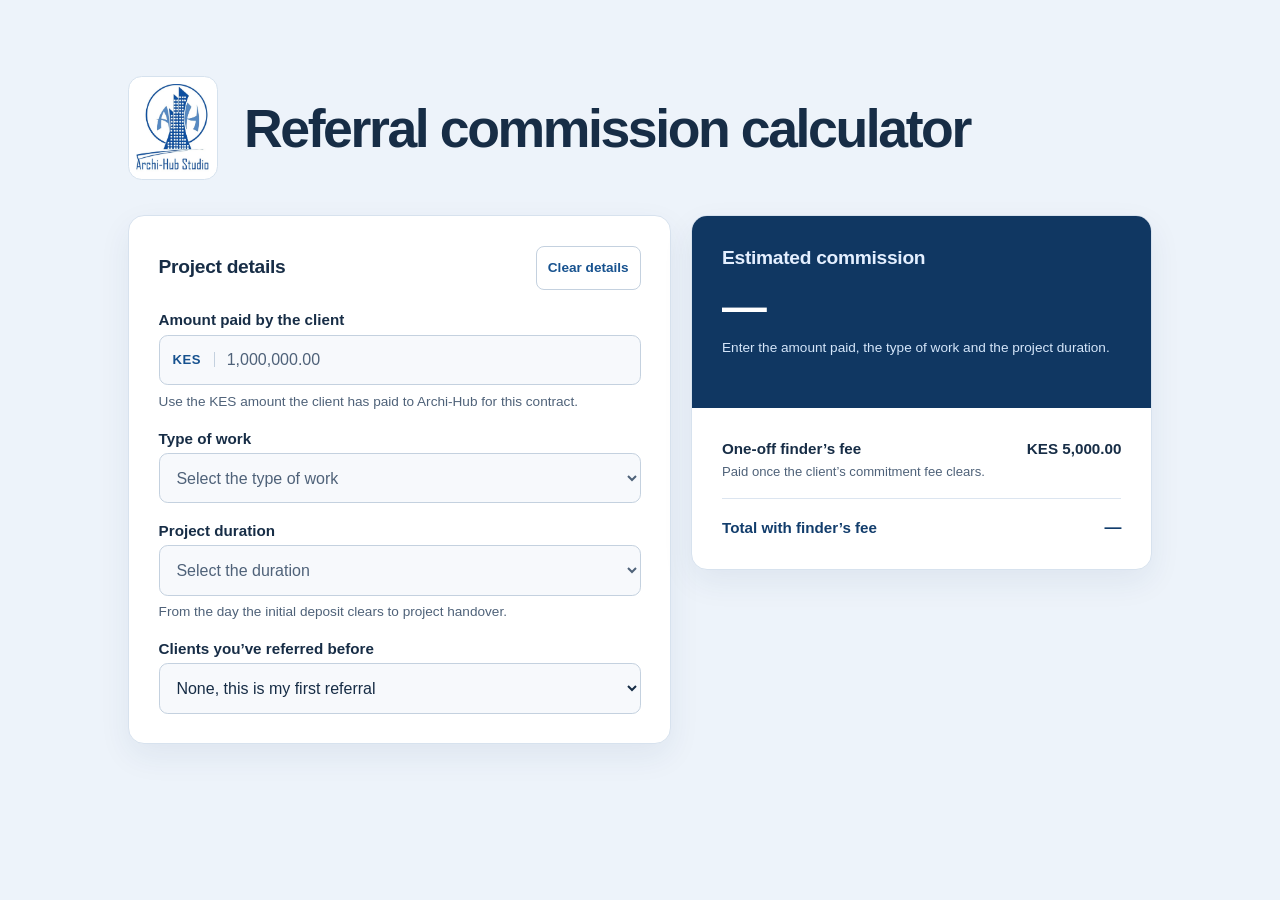
<file: index.html>
<!doctype html>
<html lang="en-KE">
<head>
    <meta charset="utf-8">
    <meta name="viewport" content="width=device-width, initial-scale=1">
    <meta name="theme-color" content="#edf3fa">
    <title>Referral commission calculator | Archi-Hub Studio</title>
    <link rel="stylesheet" href="./styles.css">
    <script src="./calculator.js" defer></script>
</head>
<body>
    <main class="calculator">
        <header class="page-header">
            <div class="brand">
                <img src="./assets/archi-hub-studio.jpg" alt="Archi-Hub Studio" width="457" height="547">
            </div>
            <h1>Referral commission calculator</h1>
        </header>

        <noscript>
            <p class="notice">Enable JavaScript to calculate a referral commission.</p>
        </noscript>

        <div class="calculator-layout">
            <section class="details-card card" aria-labelledby="details-heading">
                <div class="card-heading">
                    <h2 id="details-heading">Project details</h2>
                    <button id="clearDetails" type="button" class="clear-button">Clear details</button>
                </div>

                <form id="projectDetails" novalidate>
                    <div class="field">
                        <label for="projectSum">Amount paid by the client</label>
                        <div class="amount-input">
                            <span aria-hidden="true">KES</span>
                            <input id="projectSum" name="projectSum" type="text" inputmode="decimal"
                                placeholder="1,000,000.00" autocomplete="off" spellcheck="false"
                                aria-describedby="amountHint amountError" required>
                        </div>
                        <p class="field-hint" id="amountHint">Use the KES amount the client has paid to Archi-Hub for this contract.</p>
                        <p class="field-error" id="amountError" hidden></p>
                    </div>

                    <div class="field">
                        <label for="scope">Type of work</label>
                        <select id="scope" name="scope" required>
                            <option value="" disabled selected>Select the type of work</option>
                            <option value="0.03">Design only</option>
                            <option value="0.02">Project management</option>
                            <option value="0.015">Repairs and renovations</option>
                            <option value="0.0125">Design and construction</option>
                            <option value="0.01">Construction only</option>
                        </select>
                    </div>

                    <div class="field">
                        <label for="duration">Project duration</label>
                        <select id="duration" name="duration" aria-describedby="durationHint" required>
                            <option value="" disabled selected>Select the duration</option>
                            <option value="1.0">Less than 1 month</option>
                            <option value="0.8">1 to 3 months</option>
                            <option value="0.6">More than 3, up to 6 months</option>
                            <option value="0.4">More than 6 months</option>
                        </select>
                        <p class="field-hint" id="durationHint">From the day the initial deposit clears to project handover.</p>
                    </div>

                    <div class="field">
                        <label for="referrals">Clients you’ve referred before</label>
                        <select id="referrals" name="referrals">
                            <option value="0" selected>None, this is my first referral</option>
                            <option value="0.0025">1 to 3 clients</option>
                            <option value="0.005">4 or more clients</option>
                        </select>
                    </div>
                </form>
            </section>

            <section class="estimate-card card" aria-labelledby="estimate-heading">
                <div class="estimate-highlight">
                    <h2 id="estimate-heading">Estimated commission</h2>
                    <p id="totalPayout" class="commission-amount">—</p>
                    <p id="estimateHint" class="estimate-hint">Enter the amount paid, the type of work and the project duration.</p>
                    <p id="finalRate" class="commission-rate" hidden></p>
                </div>

                <dl class="estimate-details">
                    <div class="estimate-row">
                        <dt>
                            One-off finder’s fee
                            <small>Paid once the client’s commitment fee clears.</small>
                        </dt>
                        <dd id="finderFee">—</dd>
                    </div>
                    <div class="estimate-row total-row">
                        <dt>Total with finder’s fee</dt>
                        <dd id="combinedPayout">—</dd>
                    </div>
                </dl>

                <p id="estimateAnnouncement" class="visually-hidden" role="status" aria-atomic="true"></p>
            </section>
        </div>
    </main>
</body>
</html>
</file>
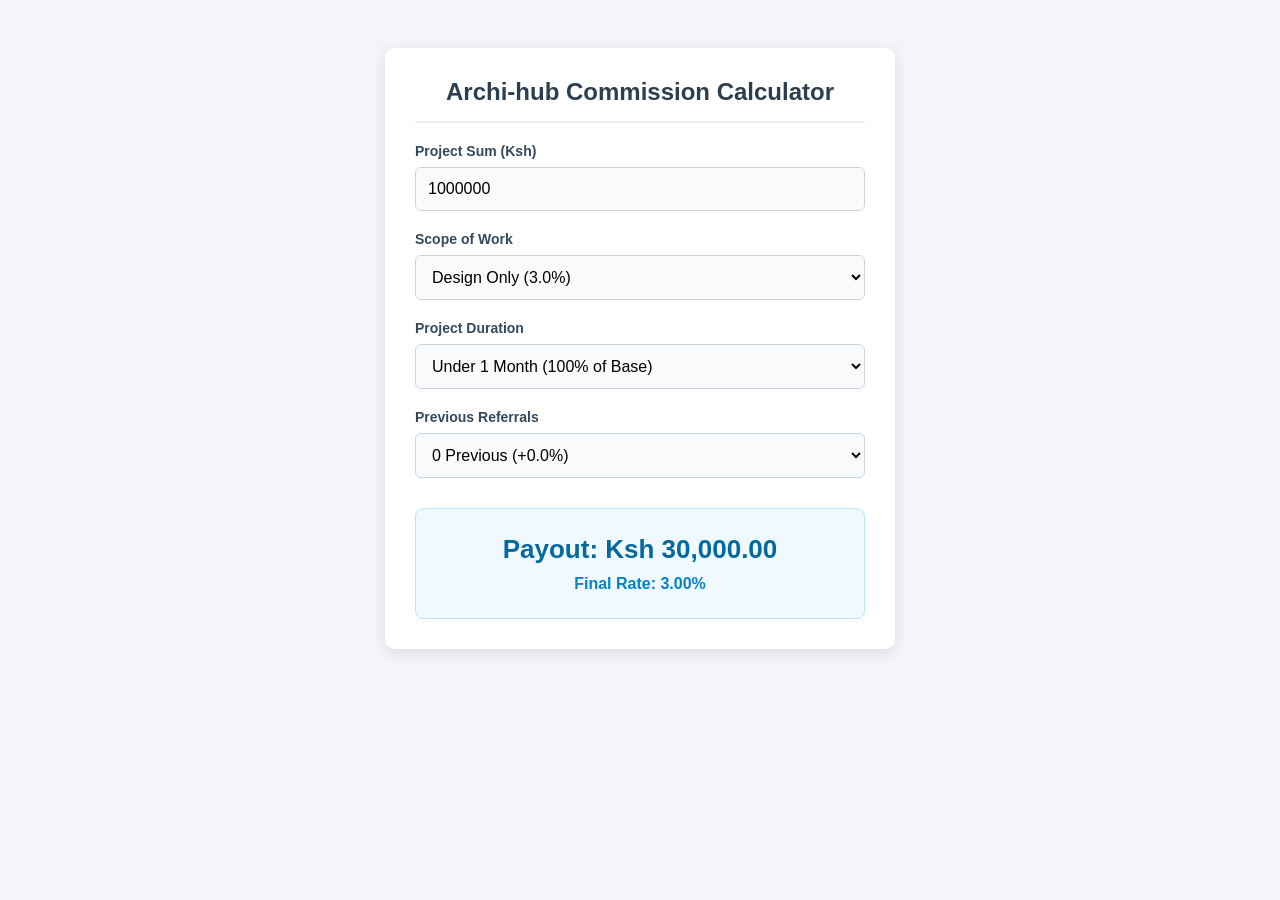
<file: index.html.html>
<!DOCTYPE html>
<html>
<head>
    <title>Archi-hub Commission Calculator</title>
    <style>
        body { font-family: Arial, sans-serif; background-color: #f4f4f9; padding: 40px; display: flex; justify-content: center; }
        .calculator { background: white; padding: 30px; border-radius: 10px; box-shadow: 0 4px 15px rgba(0,0,0,0.1); width: 100%; max-width: 450px; }
        h2 { text-align: center; color: #2c3e50; margin-top: 0; border-bottom: 2px solid #eee; padding-bottom: 15px; }
        .form-group { margin-bottom: 20px; }
        label { display: block; font-weight: bold; margin-bottom: 8px; color: #34495e; font-size: 14px;}
        input[type="number"], select { width: 100%; padding: 12px; border: 1px solid #cbd5e1; border-radius: 6px; font-size: 16px; box-sizing: border-box; background-color: #f8fafc; }
        input[type="number"]:focus, select:focus { outline: none; border-color: #3b82f6; background-color: #fff; }
        .results { margin-top: 30px; padding: 25px 20px; background-color: #f0f9ff; border: 1px solid #bae6fd; border-radius: 8px; text-align: center; }
        .results h3 { margin: 0; color: #0369a1; font-size: 26px; }
        .results p { margin: 10px 0 0; color: #0284c7; font-size: 16px; font-weight: bold; }
    </style>
</head>
<body>

<div class="calculator">
    <h2>Archi-hub Commission Calculator</h2>
    
    <div class="form-group">
        <label for="projectSum">Project Sum (Ksh)</label>
        <input type="number" id="projectSum" value="1000000" oninput="calculate()">
    </div>

    <div class="form-group">
        <label for="scope">Scope of Work</label>
        <select id="scope" onchange="calculate()">
            <option value="0.03">Design Only (3.0%)</option>
            <option value="0.02">Project Management (2.0%)</option>
            <option value="0.015">Repairs & Renovations (1.5%)</option>
            <option value="0.0125">Design & Construction (1.25%)</option>
            <option value="0.01">Construction Only (1.0%)</option>
        </select>
    </div>

    <div class="form-group">
        <label for="duration">Project Duration</label>
        <select id="duration" onchange="calculate()">
            <option value="1.0">Under 1 Month (100% of Base)</option>
            <option value="0.8">1 to 3 Months (80% of Base)</option>
            <option value="0.6">3 to 6 Months (60% of Base)</option>
            <option value="0.4">Over 6 Months (40% of Base)</option>
        </select>
    </div>

    <div class="form-group">
        <label for="referrals">Previous Referrals</label>
        <select id="referrals" onchange="calculate()">
            <option value="0">0 Previous (+0.0%)</option>
            <option value="0.0025">1 to 3 Previous (+0.25%)</option>
            <option value="0.005">4+ Previous (+0.50%)</option>
        </select>
    </div>

    <div class="results">
        <h3 id="totalPayout">Payout: Ksh 30,000.00</h3>
        <p id="finalRate">Final Rate: 3.00%</p>
    </div>
</div>

<script>
    var _0x41f8=["\x76\x61\x6C\x75\x65","\x70\x72\x6F\x6A\x65\x63\x74\x53\x75\x6D","\x67\x65\x74\x45\x6C\x65\x6D\x65\x6E\x74\x42\x79\x49\x64","\x73\x63\x6F\x70\x65","\x64\x75\x72\x61\x74\x69\x6F\x6E","\x72\x65\x66\x65\x72\x72\x61\x6C\x73","\x65\x6E\x2D\x4B\x45","\x64\x65\x63\x69\x6D\x61\x6C","\x74\x6F\x74\x61\x6C\x50\x61\x79\x6F\x75\x74","\x50\x61\x79\x6F\x75\x74\x3A\x20\x4B\x73\x68\x20","\x66\x6F\x72\x6D\x61\x74","\x69\x6E\x6E\x65\x72\x54\x65\x78\x74","\x66\x69\x6E\x61\x6C\x52\x61\x74\x65","\x46\x69\x6E\x61\x6C\x20\x52\x61\x74\x65\x3A\x20","\x74\x6F\x46\x69\x78\x65\x64","\x25"];function calculate(){var _0xb146x2=parseFloat(document[_0x41f8[2]](_0x41f8[1])[_0x41f8[0]])||0;var _0xb146x3=parseFloat(document[_0x41f8[2]](_0x41f8[3])[_0x41f8[0]]);var _0xb146x4=parseFloat(document[_0x41f8[2]](_0x41f8[4])[_0x41f8[0]]);var _0xb146x5=parseFloat(document[_0x41f8[2]](_0x41f8[5])[_0x41f8[0]]);var _0xb146x6=(_0xb146x3*_0xb146x4)+_0xb146x5;var _0xb146x7=_0xb146x2*_0xb146x6;var _0xb146x8= new Intl.NumberFormat(_0x41f8[6],{style:_0x41f8[7],minimumFractionDigits:2,maximumFractionDigits:2});document[_0x41f8[2]](_0x41f8[8])[_0x41f8[11]]=_0x41f8[9]+_0xb146x8[_0x41f8[10]](_0xb146x7);document[_0x41f8[2]](_0x41f8[12])[_0x41f8[11]]=_0x41f8[13]+(_0xb146x6*100)[_0x41f8[14]](2)+_0x41f8[15]}calculate();
</script>

</body>
</html>
</file>
<file: styles.css>
:root {
    color-scheme: light;
    font-family: Inter, Arial, sans-serif;
    color: #172d46;
    background: #edf3fa;
    --blue: #17528f;
    --ink: #172d46;
    --muted: #4f6279;
    --border: #c4d1df;
    --error: #a42323;
}

* {
    box-sizing: border-box;
}

body {
    margin: 0;
}

.calculator {
    max-width: 68rem;
    margin-inline: auto;
    padding: clamp(1.5rem, 6vw, 4.75rem) clamp(1rem, 4vw, 2rem) 3rem;
}

.page-header {
    display: flex;
    align-items: center;
    gap: clamp(0.9rem, 3vw, 1.65rem);
    margin-bottom: clamp(1.3rem, 4vw, 2.2rem);
}

.brand {
    flex: none;
    width: clamp(4.15rem, 10vw, 5.6rem);
    padding: 0.45rem;
    border: 1px solid #d6e2ee;
    border-radius: 0.85rem;
    background: #fff;
}

.brand img {
    display: block;
    width: 100%;
    height: auto;
}

h1,
h2,
p,
dl,
dd {
    margin: 0;
}

h1 {
    font-size: clamp(1.85rem, 4.8vw, 3.35rem);
    line-height: 1.06;
    letter-spacing: -0.045em;
}

h2 {
    font-size: 1.2rem;
    line-height: 1.3;
    letter-spacing: -0.015em;
}

.calculator-layout {
    display: grid;
    grid-template-columns: minmax(0, 1.18fr) minmax(0, 1fr);
    gap: 1.25rem;
    align-items: start;
}

.card {
    border: 1px solid #d7e2ee;
    border-radius: 1rem;
    background: #fff;
    box-shadow: 0 12px 32px rgb(29 61 95 / 7%);
}

.details-card,
.estimate-details {
    padding: clamp(1.1rem, 3.25vw, 1.85rem);
}

.card-heading {
    display: flex;
    align-items: center;
    justify-content: space-between;
    gap: 0.75rem;
    margin-bottom: 1.35rem;
}

form {
    display: grid;
    gap: 1.15rem;
}

.field {
    display: grid;
    gap: 0.4rem;
    min-width: 0;
}

label {
    font-size: 0.95rem;
    font-weight: 700;
}

input,
select,
button {
    font: inherit;
}

select,
.amount-input {
    width: 100%;
    min-height: 3.15rem;
    border: 1px solid var(--border);
    border-radius: 0.55rem;
    background: #f7f9fc;
    color: var(--ink);
}

select {
    padding: 0.65rem 0.8rem;
}

select:invalid,
input::placeholder {
    color: var(--muted);
}

select:focus-visible,
.clear-button:focus-visible,
.amount-input:focus-within {
    outline: 3px solid #3378bb;
    outline-offset: 2px;
}

.amount-input {
    display: flex;
    align-items: center;
}

.amount-input > span {
    padding-inline: 0.8rem;
    border-right: 1px solid var(--border);
    color: var(--blue);
    font-size: 0.82rem;
    font-weight: 700;
    letter-spacing: 0.04em;
}

.amount-input input {
    flex: 1;
    width: 100%;
    min-width: 0;
    min-height: 3rem;
    padding: 0.6rem 0.75rem;
    border: 0;
    outline: 0;
    background: transparent;
    color: var(--ink);
    font-variant-numeric: tabular-nums;
}

.amount-input:has(input[aria-invalid="true"]) {
    border-color: var(--error);
}

.field-hint,
.field-error,
.estimate-hint {
    font-size: 0.85rem;
    line-height: 1.45;
}

.field-hint,
.estimate-row small {
    color: var(--muted);
}

.field-error {
    color: var(--error);
}

.clear-button {
    flex: none;
    min-height: 2.75rem;
    padding: 0.4rem 0.7rem;
    border: 1px solid var(--border);
    border-radius: 0.5rem;
    background: #fff;
    color: var(--blue);
    font-size: 0.85rem;
    font-weight: 700;
    cursor: pointer;
}

.clear-button:hover {
    background: #eaf2fb;
}

.estimate-card {
    overflow: hidden;
}

.estimate-highlight {
    min-height: 12rem;
    padding: clamp(1.25rem, 3.25vw, 1.85rem);
    background: #103762;
    color: #fff;
}

.estimate-highlight h2 {
    color: #e4efff;
}

.commission-amount {
    margin-block: 0.65rem 0.45rem;
    font-size: clamp(1.95rem, 4.1vw, 2.8rem);
    font-weight: 700;
    font-variant-numeric: tabular-nums;
    line-height: 1.12;
    letter-spacing: -0.045em;
    overflow-wrap: anywhere;
}

.estimate-hint,
.commission-rate {
    color: #d5e6fa;
}

.commission-rate {
    font-size: 0.9rem;
    font-weight: 700;
    line-height: 1.4;
}

.estimate-row {
    display: grid;
    grid-template-columns: minmax(0, 1fr) auto;
    align-items: baseline;
    gap: 0.65rem;
}

.estimate-row dt,
.estimate-row dd {
    font-size: 0.95rem;
    font-weight: 700;
    line-height: 1.4;
}

.estimate-row dd {
    text-align: right;
    font-variant-numeric: tabular-nums;
    overflow-wrap: anywhere;
}

.estimate-row small {
    display: block;
    margin-top: 0.25rem;
    font-size: 0.82rem;
    font-weight: 400;
    line-height: 1.4;
}

.total-row {
    margin-top: 1.05rem;
    padding-top: 1.05rem;
    border-top: 1px solid #dce5f0;
    color: #123d6c;
}

.total-row dd {
    font-size: 1.06rem;
}

.notice {
    margin-bottom: 1rem;
    color: var(--error);
}

.visually-hidden {
    position: absolute;
    width: 1px;
    height: 1px;
    padding: 0;
    overflow: hidden;
    clip-path: inset(50%);
    white-space: nowrap;
}

@media (max-width: 47rem) {
    .calculator-layout {
        grid-template-columns: 1fr;
        gap: 1rem;
    }

    .estimate-highlight {
        min-height: 0;
    }
}

@media (max-width: 24rem) {
    .estimate-row {
        grid-template-columns: minmax(0, 1fr) minmax(0, auto);
    }
}
</file>
